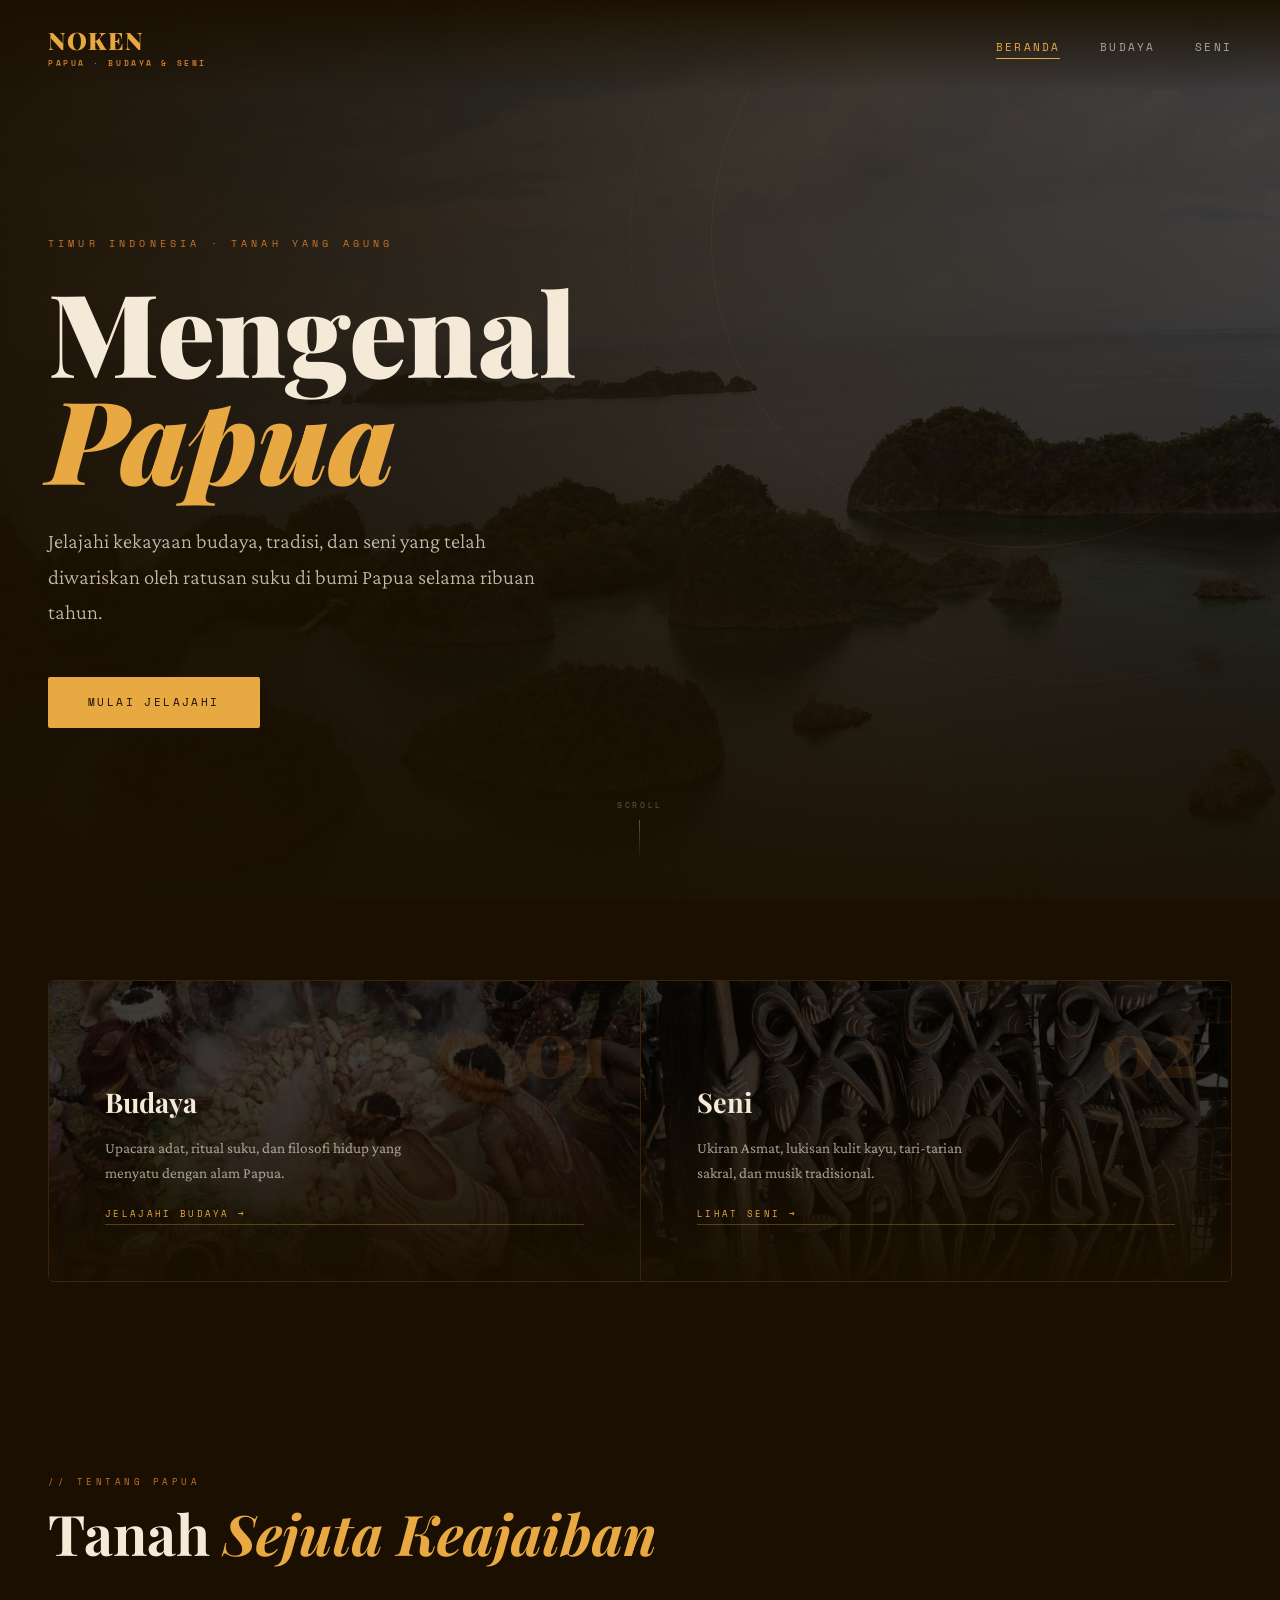
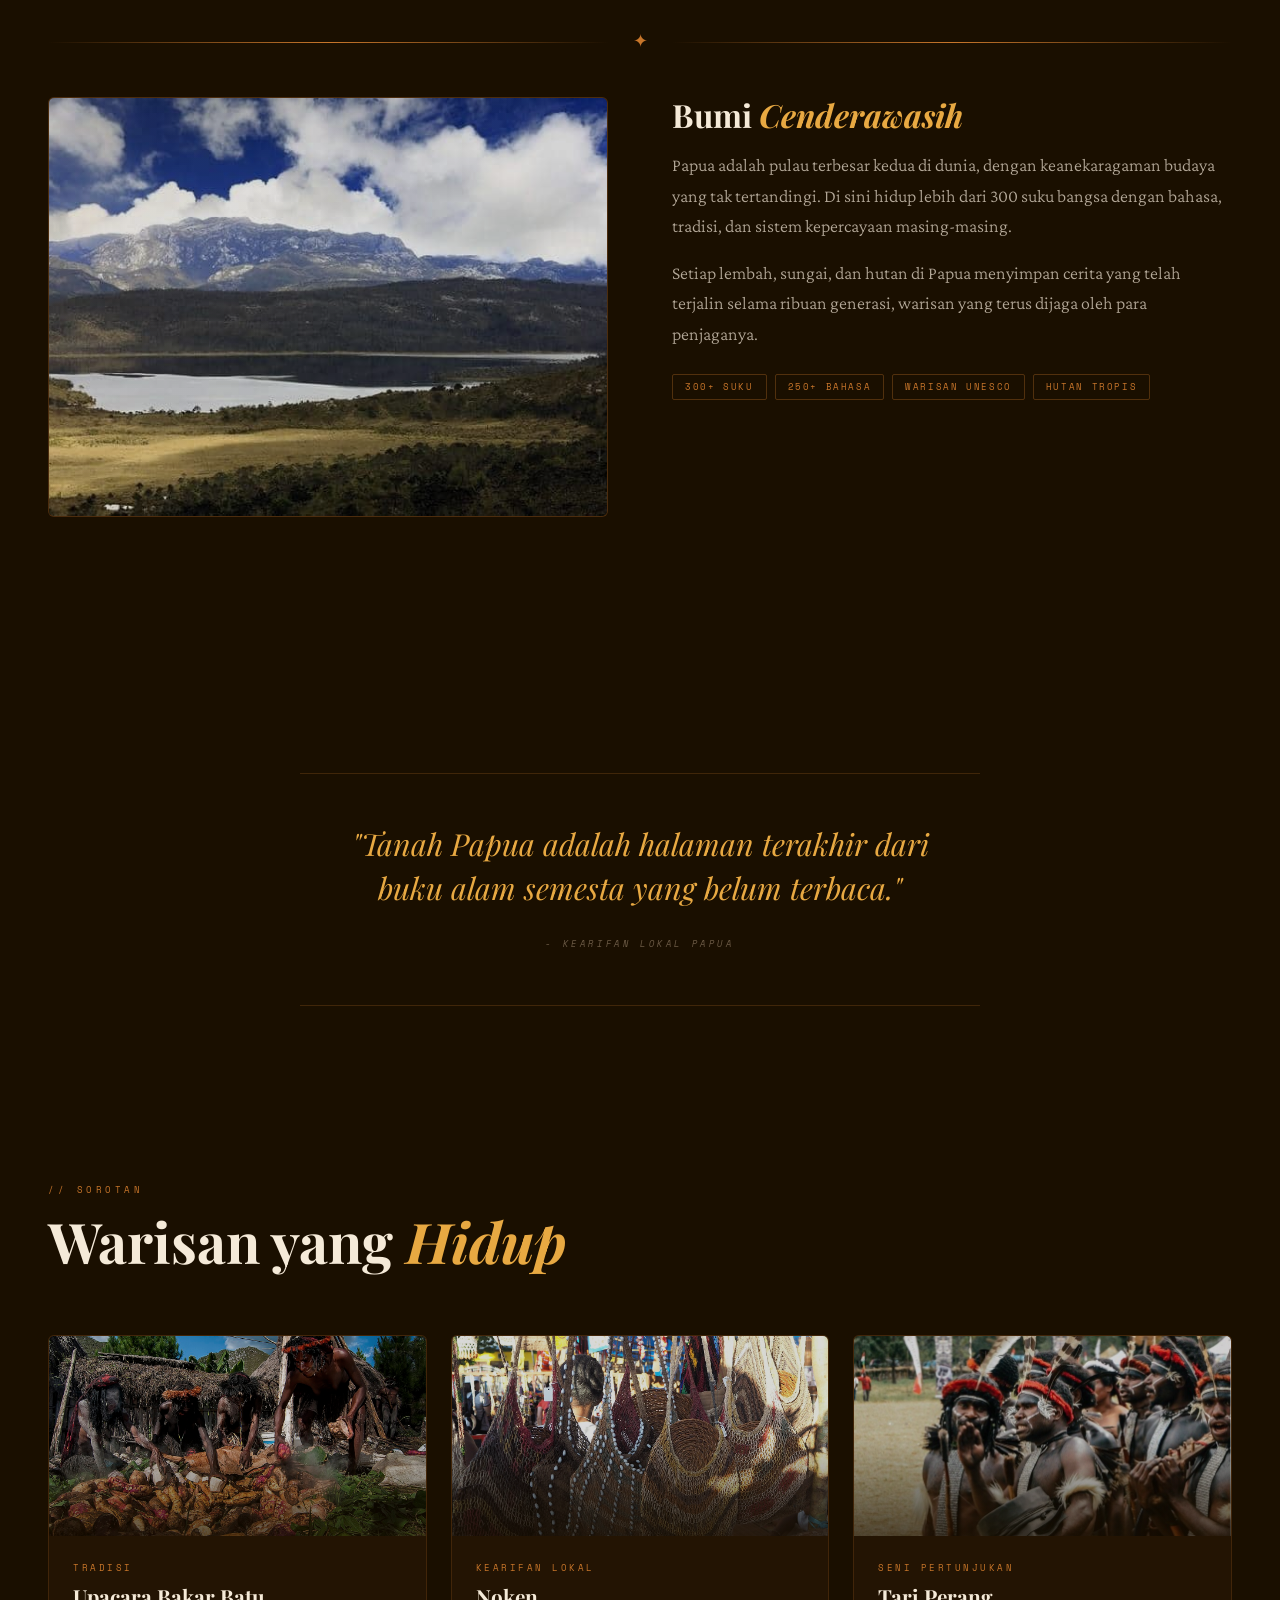
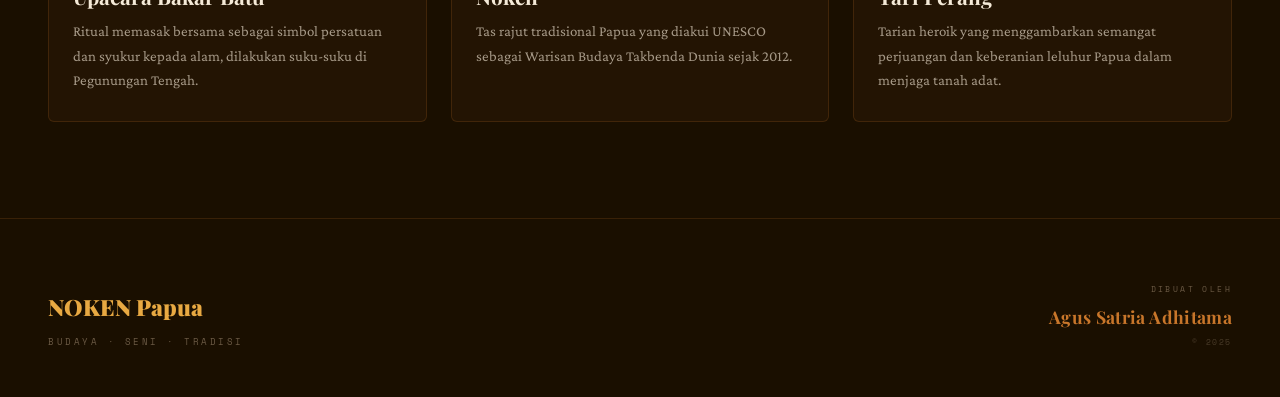
<file: index.html>
<!DOCTYPE html>
<html lang="id">
<head>
  <meta charset="UTF-8" />
  <meta name="viewport" content="width=device-width, initial-scale=1.0" />
  <title>Noken Papua - Budaya & Seni</title>
  <link rel="stylesheet" href="style.css" />
</head>
<body>

  <nav>
    <div class="nav-logo">
      NOKEN
      <span>Papua · Budaya &amp; Seni</span>
    </div>
    <ul class="nav-links">
      <li><a href="index.html">Beranda</a></li>
      <li><a href="budaya.html">Budaya</a></li>
      <li><a href="seni.html">Seni</a></li>
    </ul>
  </nav>

  <!-- Hero: ganti hero-banner.jpg dengan foto landscape Papua -->
  <section class="hero">
    <div class="hero-photo">
      <img src="img/hero-banner.jpg" alt="Pemandangan alam Papua" />
    </div>
    <div class="hero-ring"></div>
    <div class="hero-ring"></div>
    <div class="hero-ring"></div>
    <div class="hero-content">
      <p class="hero-eyebrow">Timur Indonesia · Tanah yang Agung</p>
      <h1 class="hero-title">
        Mengenal
        <em>Papua</em>
      </h1>
      <p class="hero-desc">
        Jelajahi kekayaan budaya, tradisi, dan seni yang telah diwariskan
        oleh ratusan suku di bumi Papua selama ribuan tahun.
      </p>
      <a href="budaya.html" class="hero-cta">Mulai Jelajahi</a>
    </div>
    <div class="hero-scroll">SCROLL</div>
  </section>

  <!-- Featured Strip: ganti foto budaya & seni -->
  <section style="padding: 0 3rem 6rem;">
    <div class="featured-strip reveal">
      <div class="featured-item">
        <div class="featured-item-bg">
          <!-- ganti: foto upacara adat / ritual Papua -->
          <img src="img/featured-budaya.jpg" alt="Budaya Papua" />
        </div>
        <span class="big-num">01</span>
        <h3>Budaya</h3>
        <p>Upacara adat, ritual suku, dan filosofi hidup yang menyatu dengan alam Papua.</p>
        <a href="budaya.html" class="more-link">Jelajahi Budaya →</a>
      </div>
      <div class="featured-item">
        <div class="featured-item-bg">
          <!-- ganti: foto ukiran / seni Papua -->
          <img src="img/featured-seni.jpg" alt="Seni Papua" />
        </div>
        <span class="big-num">02</span>
        <h3>Seni</h3>
        <p>Ukiran Asmat, lukisan kulit kayu, tari-tarian sakral, dan musik tradisional.</p>
        <a href="seni.html" class="more-link">Lihat Seni →</a>
      </div>
    </div>
  </section>

  <!-- Tentang Papua -->
  <section>
    <div class="section-header reveal">
      <p class="section-tag">// Tentang Papua</p>
      <h2 class="section-title">Tanah <em>Sejuta Keajaiban</em></h2>
    </div>
    <div class="ornament-divider reveal"><span>✦</span></div>

    <div class="content-split reveal">
      <div class="content-visual">
        <!-- ganti: foto hutan / gunung / danau Papua -->
        <img src="img/tentang-papua.jpg" alt="Alam Papua" />
      </div>
      <div class="content-text">
        <h2>Bumi <em>Cenderawasih</em></h2>
        <p>
          Papua adalah pulau terbesar kedua di dunia, dengan keanekaragaman budaya yang
          tak tertandingi. Di sini hidup lebih dari 300 suku bangsa dengan bahasa,
          tradisi, dan sistem kepercayaan masing-masing.
        </p>
        <p>
          Setiap lembah, sungai, dan hutan di Papua menyimpan cerita yang telah terjalin
          selama ribuan generasi, warisan yang terus dijaga oleh para penjaganya.
        </p>
        <div class="tag-list">
          <span class="tag">300+ Suku</span>
          <span class="tag">250+ Bahasa</span>
          <span class="tag">Warisan UNESCO</span>
          <span class="tag">Hutan Tropis</span>
        </div>
      </div>
    </div>
  </section>

  <!-- Quote -->
  <div class="quote-block reveal">
    <blockquote>"Tanah Papua adalah halaman terakhir dari buku alam semesta yang belum terbaca."</blockquote>
    <cite>- Kearifan Lokal Papua</cite>
  </div>

  <!-- Highlight Cards -->
  <section>
    <div class="section-header reveal">
      <p class="section-tag">// Sorotan</p>
      <h2 class="section-title">Warisan yang <em>Hidup</em></h2>
    </div>
    <div class="cards-grid">

      <div class="card reveal">
        <div class="card-thumb">
          <!-- ganti: foto upacara bakar batu -->
          <img src="img/card-bakar-batu.jpg" alt="Upacara Bakar Batu" />
        </div>
        <div class="card-body">
          <p class="card-label">Tradisi</p>
          <h3 class="card-title">Upacara Bakar Batu</h3>
          <p class="card-text">Ritual memasak bersama sebagai simbol persatuan dan syukur kepada alam, dilakukan suku-suku di Pegunungan Tengah.</p>
        </div>
      </div>

      <div class="card reveal">
        <div class="card-thumb">
          <!-- ganti: foto noken Papua -->
          <img src="img/card-noken.jpg" alt="Noken Papua" />
        </div>
        <div class="card-body">
          <p class="card-label">Kearifan Lokal</p>
          <h3 class="card-title">Noken</h3>
          <p class="card-text">Tas rajut tradisional Papua yang diakui UNESCO sebagai Warisan Budaya Takbenda Dunia sejak 2012.</p>
        </div>
      </div>

      <div class="card reveal">
        <div class="card-thumb">
          <!-- ganti: foto tari perang Papua -->
          <img src="img/card-tari-perang.jpg" alt="Tari Perang Papua" />
        </div>
        <div class="card-body">
          <p class="card-label">Seni Pertunjukan</p>
          <h3 class="card-title">Tari Perang</h3>
          <p class="card-text">Tarian heroik yang menggambarkan semangat perjuangan dan keberanian leluhur Papua dalam menjaga tanah adat.</p>
        </div>
      </div>

    </div>
  </section>

  <footer>
    <div class="footer-left">
      <div class="foot-logo">NOKEN Papua</div>
      <div class="foot-tagline">Budaya · Seni · Tradisi</div>
    </div>
    <div class="footer-credit">
      <div class="credit-label">Dibuat oleh</div>
      <div class="credit-name">Agus Satria Adhitama</div>
      <div class="credit-year">© 2025</div>
    </div>
  </footer>

  <script src="main.js"></script>
</body>
</html>
</file>
<file: style.css>
@import url('https://fonts.googleapis.com/css2?family=Playfair+Display:ital,wght@0,700;0,900;1,700&family=Crimson+Pro:ital,wght@0,300;0,400;1,300&family=Space+Mono:wght@400;700&display=swap');

/* ─── CSS Variables ─── */
:root {
  --clr-earth:   #1a0f00;
  --clr-bark:    #2d1a06;
  --clr-amber:   #c8762a;
  --clr-gold:    #e8a942;
  --clr-cream:   #f5ead8;
  --clr-ochre:   #d4813a;
  --clr-red:     #8b2200;
  --clr-feather: #f0c060;
  --clr-stone:   #6b5a44;
  --font-display: 'Playfair Display', serif;
  --font-body:    'Crimson Pro', serif;
  --font-mono:    'Space Mono', monospace;
}

*, *::before, *::after { box-sizing: border-box; margin: 0; padding: 0; }
html { scroll-behavior: smooth; }

body {
  background-color: var(--clr-earth);
  color: var(--clr-cream);
  font-family: var(--font-body);
  font-size: 1.125rem;
  line-height: 1.7;
  overflow-x: hidden;
}

body::before {
  content: '';
  position: fixed;
  inset: 0;
  background-image: url("data:image/svg+xml,%3Csvg xmlns='http://www.w3.org/2000/svg' width='400' height='400'%3E%3Cfilter id='n'%3E%3CfeTurbulence type='fractalNoise' baseFrequency='0.65' numOctaves='3' stitchTiles='stitch'/%3E%3C/filter%3E%3Crect width='400' height='400' filter='url(%23n)' opacity='0.04'/%3E%3C/svg%3E");
  pointer-events: none;
  z-index: 999;
  opacity: 0.35;
}

img { display: block; max-width: 100%; }
a  { color: inherit; text-decoration: none; }

/* ─── Nav ─── */
nav {
  position: fixed; top: 0; left: 0; right: 0;
  z-index: 900;
  padding: 1.25rem 3rem;
  display: flex; align-items: center; justify-content: space-between;
  background: linear-gradient(to bottom, rgba(26,15,0,0.95) 0%, transparent 100%);
  backdrop-filter: blur(6px);
  transition: background 0.3s;
}
.nav-logo { font-family: var(--font-display); font-size: 1.5rem; font-weight: 900; color: var(--clr-gold); letter-spacing: 0.05em; }
.nav-logo span { display: block; font-family: var(--font-mono); font-size: 0.5rem; letter-spacing: 0.32em; color: var(--clr-amber); text-transform: uppercase; margin-top: -4px; }
.nav-links { display: flex; gap: 2.5rem; list-style: none; }
.nav-links a { font-family: var(--font-mono); font-size: 0.68rem; letter-spacing: 0.2em; text-transform: uppercase; color: var(--clr-cream); opacity: 0.65; transition: opacity 0.2s, color 0.2s; position: relative; padding-bottom: 4px; }
.nav-links a::after { content: ''; position: absolute; bottom: 0; left: 0; width: 0; height: 1px; background: var(--clr-gold); transition: width 0.3s ease; }
.nav-links a:hover, .nav-links a.active { opacity: 1; color: var(--clr-gold); }
.nav-links a:hover::after, .nav-links a.active::after { width: 100%; }

/* ─── Hero ─── */
.hero { min-height: 100vh; display: flex; align-items: center; position: relative; overflow: hidden; padding: 8rem 3rem 4rem; }

.hero-photo { position: absolute; inset: 0; z-index: 0; }
.hero-photo img { width: 100%; height: 100%; object-fit: cover; object-position: center; filter: brightness(0.38) saturate(0.8); }
.hero-photo::after { content: ''; position: absolute; inset: 0; background: linear-gradient(to right, rgba(26,15,0,0.92) 0%, rgba(26,15,0,0.3) 100%), linear-gradient(to top, rgba(26,15,0,0.8) 0%, transparent 50%); }

.hero-ring { position: absolute; border-radius: 50%; border: 1px solid rgba(200,118,42,0.18); pointer-events: none; animation: ringPulse 6s ease-in-out infinite; z-index: 1; }
.hero-ring:nth-child(1) { width: 380px; height: 380px; right: 8%; top: 12%; animation-delay: 0s; }
.hero-ring:nth-child(2) { width: 620px; height: 620px; right: -4%; top: -8%; animation-delay: 1.5s; border-color: rgba(200,118,42,0.09); }
.hero-ring:nth-child(3) { width: 880px; height: 880px; right: -18%; top: -22%; animation-delay: 3s; border-color: rgba(200,118,42,0.05); }
@keyframes ringPulse { 0%, 100% { transform: scale(1); opacity: 1; } 50% { transform: scale(1.03); opacity: 0.55; } }

.hero-content { position: relative; z-index: 2; max-width: 860px; }
.hero-eyebrow { font-family: var(--font-mono); font-size: 0.62rem; letter-spacing: 0.42em; text-transform: uppercase; color: var(--clr-amber); margin-bottom: 1.5rem; opacity: 0; animation: fadeUp 0.8s ease forwards 0.3s; }
.hero-title { font-family: var(--font-display); font-size: clamp(3.5rem, 9vw, 8rem); font-weight: 900; line-height: 0.93; margin-bottom: 2rem; opacity: 0; animation: fadeUp 0.8s ease forwards 0.5s; }
.hero-title em { font-style: italic; color: var(--clr-gold); display: block; }
.hero-desc { font-size: clamp(1.05rem, 2vw, 1.3rem); font-weight: 300; color: rgba(245,234,216,0.78); max-width: 500px; margin-bottom: 3rem; opacity: 0; animation: fadeUp 0.8s ease forwards 0.7s; }
.hero-cta { display: inline-flex; align-items: center; gap: 0.8rem; font-family: var(--font-mono); font-size: 0.68rem; letter-spacing: 0.22em; text-transform: uppercase; color: var(--clr-earth); background: var(--clr-gold); padding: 1rem 2.5rem; border-radius: 2px; transition: background 0.3s, transform 0.2s; opacity: 0; animation: fadeUp 0.8s ease forwards 0.9s; }
.hero-cta:hover { background: var(--clr-feather); transform: translateY(-2px); }

.hero-scroll { position: absolute; bottom: 2.5rem; left: 50%; transform: translateX(-50%); display: flex; flex-direction: column; align-items: center; gap: 0.5rem; font-family: var(--font-mono); font-size: 0.52rem; letter-spacing: 0.32em; color: rgba(245,234,216,0.35); z-index: 2; animation: bounce 2.2s ease-in-out infinite; }
.hero-scroll::after { content: ''; width: 1px; height: 40px; background: linear-gradient(to bottom, rgba(245,234,216,0.3), transparent); }
@keyframes bounce { 0%, 100% { transform: translateX(-50%) translateY(0); } 50% { transform: translateX(-50%) translateY(6px); } }

/* ─── Sections ─── */
section { padding: 6rem 3rem; }
.section-header { margin-bottom: 4rem; }
.section-tag { font-family: var(--font-mono); font-size: 0.58rem; letter-spacing: 0.38em; text-transform: uppercase; color: var(--clr-amber); margin-bottom: 0.75rem; }
.section-title { font-family: var(--font-display); font-size: clamp(2rem, 5vw, 3.5rem); font-weight: 700; line-height: 1.1; color: var(--clr-cream); }
.section-title em { font-style: italic; color: var(--clr-gold); }

.ornament-divider { display: flex; align-items: center; gap: 1.5rem; margin: 1.5rem 0 2.5rem; }
.ornament-divider::before, .ornament-divider::after { content: ''; flex: 1; height: 1px; background: linear-gradient(to right, transparent, var(--clr-amber), transparent); }
.ornament-divider span { font-size: 1.1rem; color: var(--clr-amber); }

/* ─── Cards ─── */
.cards-grid { display: grid; grid-template-columns: repeat(auto-fill, minmax(300px, 1fr)); gap: 1.5rem; }
.card { background: rgba(45,26,6,0.55); border: 1px solid rgba(200,118,42,0.18); border-radius: 6px; overflow: hidden; transition: transform 0.35s cubic-bezier(0.25,0.8,0.25,1), border-color 0.3s, box-shadow 0.35s; cursor: pointer; }
.card:hover { transform: translateY(-8px); border-color: rgba(200,118,42,0.5); box-shadow: 0 24px 48px rgba(0,0,0,0.5); }

.card-thumb { height: 200px; position: relative; overflow: hidden; background: var(--clr-bark); }
.card-thumb img { width: 100%; height: 100%; object-fit: cover; transition: transform 0.5s ease, filter 0.5s ease; filter: brightness(0.85) saturate(0.9); }
.card:hover .card-thumb img { transform: scale(1.06); filter: brightness(0.7) saturate(1.1); }
.card-thumb::after { content: ''; position: absolute; inset: 0; background: linear-gradient(to bottom, transparent 50%, rgba(26,15,0,0.65) 100%); pointer-events: none; }

.card-body { padding: 1.5rem 1.5rem 1.75rem; }
.card-label { font-family: var(--font-mono); font-size: 0.56rem; letter-spacing: 0.28em; text-transform: uppercase; color: var(--clr-amber); margin-bottom: 0.45rem; }
.card-title { font-family: var(--font-display); font-size: 1.3rem; font-weight: 700; color: var(--clr-cream); margin-bottom: 0.65rem; line-height: 1.25; }
.card-text { font-size: 0.93rem; color: rgba(245,234,216,0.62); line-height: 1.65; }

/* ─── Quote ─── */
.quote-block { max-width: 680px; margin: 5rem auto; text-align: center; padding: 3rem 2rem; border-top: 1px solid rgba(200,118,42,0.22); border-bottom: 1px solid rgba(200,118,42,0.22); }
.quote-block blockquote { font-family: var(--font-display); font-style: italic; font-size: clamp(1.3rem, 3vw, 1.9rem); color: var(--clr-gold); line-height: 1.45; margin-bottom: 1rem; }
.quote-block cite { font-family: var(--font-mono); font-size: 0.58rem; letter-spacing: 0.28em; text-transform: uppercase; color: var(--clr-stone); }

/* ─── Featured Strip ─── */
.featured-strip { display: grid; grid-template-columns: 1fr 1fr; border: 1px solid rgba(200,118,42,0.2); border-radius: 6px; overflow: hidden; margin-top: 5rem; }
.featured-item { padding: 3.5rem; position: relative; overflow: hidden; min-height: 300px; display: flex; flex-direction: column; justify-content: flex-end; }
.featured-item-bg { position: absolute; inset: 0; z-index: 0; }
.featured-item-bg img { width: 100%; height: 100%; object-fit: cover; filter: brightness(0.28) saturate(0.7); transition: filter 0.4s, transform 0.5s; }
.featured-item:hover .featured-item-bg img { filter: brightness(0.2) saturate(0.6); transform: scale(1.04); }
.featured-item::before { content: ''; position: absolute; inset: 0; background: linear-gradient(to top, rgba(26,15,0,0.95) 0%, rgba(26,15,0,0.2) 70%); z-index: 1; }
.featured-item + .featured-item { border-left: 1px solid rgba(200,118,42,0.2); }
.featured-item .big-num { font-family: var(--font-display); font-size: 5rem; font-weight: 900; color: rgba(200,118,42,0.14); line-height: 1; position: absolute; top: 1.5rem; right: 2rem; z-index: 2; }
.featured-item h3 { font-family: var(--font-display); font-size: 1.7rem; color: var(--clr-cream); margin-bottom: 0.6rem; position: relative; z-index: 2; }
.featured-item p { font-size: 0.95rem; color: rgba(245,234,216,0.65); max-width: 300px; position: relative; z-index: 2; }
.featured-item a.more-link { display: inline-block; margin-top: 1.25rem; font-family: var(--font-mono); font-size: 0.58rem; letter-spacing: 0.25em; text-transform: uppercase; color: var(--clr-gold); border-bottom: 1px solid rgba(232,169,66,0.3); padding-bottom: 2px; transition: border-color 0.2s, letter-spacing 0.25s; position: relative; z-index: 2; }
.featured-item a.more-link:hover { border-color: var(--clr-gold); letter-spacing: 0.32em; }

/* ─── Page Hero ─── */
.page-hero { padding: 11rem 3rem 5rem; position: relative; overflow: hidden; min-height: 60vh; display: flex; align-items: flex-end; }
.page-hero-photo { position: absolute; inset: 0; z-index: 0; }
.page-hero-photo img { width: 100%; height: 100%; object-fit: cover; object-position: center top; filter: brightness(0.28) saturate(0.75); }
.page-hero-photo::after { content: ''; position: absolute; inset: 0; background: linear-gradient(to right, rgba(26,15,0,0.9) 0%, rgba(26,15,0,0.2) 100%), linear-gradient(to top, rgba(26,15,0,1) 0%, transparent 60%); }
.page-hero-content { position: relative; z-index: 2; max-width: 750px; }
.page-hero-content h1 { font-family: var(--font-display); font-size: clamp(2.5rem, 7vw, 6rem); font-weight: 900; line-height: 0.97; margin: 1rem 0 1.5rem; }
.page-hero-content h1 em { display: block; font-style: italic; color: var(--clr-gold); }
.page-hero-content p { font-size: 1.1rem; color: rgba(245,234,216,0.72); max-width: 520px; font-weight: 300; }

/* ─── Content Split ─── */
.content-split { display: grid; grid-template-columns: 1fr 1fr; gap: 4rem; align-items: start; margin-bottom: 5rem; }
.content-split.reverse { direction: rtl; }
.content-split.reverse > * { direction: ltr; }
.content-visual { aspect-ratio: 4/3; border-radius: 6px; overflow: hidden; border: 1px solid rgba(200,118,42,0.2); position: relative; background: var(--clr-bark); }
.content-visual img { width: 100%; height: 100%; object-fit: cover; transition: transform 0.6s ease, filter 0.5s; filter: brightness(0.88) saturate(0.85); }
.content-visual:hover img { transform: scale(1.04); filter: brightness(0.78) saturate(1); }
.content-visual::after { content: ''; position: absolute; inset: 0; background: linear-gradient(135deg, rgba(200,118,42,0.06) 0%, transparent 55%); pointer-events: none; }
.content-text h2 { font-family: var(--font-display); font-size: 2rem; font-weight: 700; margin-bottom: 1rem; color: var(--clr-cream); line-height: 1.15; }
.content-text h2 em { color: var(--clr-gold); font-style: italic; }
.content-text p { color: rgba(245,234,216,0.7); margin-bottom: 1rem; font-weight: 300; }
.tag-list { display: flex; flex-wrap: wrap; gap: 0.5rem; margin-top: 1.5rem; }
.tag { font-family: var(--font-mono); font-size: 0.56rem; letter-spacing: 0.18em; text-transform: uppercase; padding: 0.3rem 0.75rem; border: 1px solid rgba(200,118,42,0.32); border-radius: 2px; color: var(--clr-amber); transition: background 0.2s, border-color 0.2s; }
.tag:hover { background: rgba(200,118,42,0.1); border-color: rgba(200,118,42,0.6); }

/* ─── Suku Grid ─── */
.suku-grid { display: grid; grid-template-columns: repeat(auto-fill, minmax(200px, 1fr)); gap: 1rem; }
.suku-item { border: 1px solid rgba(200,118,42,0.15); border-radius: 6px; background: rgba(45,26,6,0.4); overflow: hidden; transition: all 0.35s cubic-bezier(0.25,0.8,0.25,1); cursor: default; }
.suku-item:hover { background: rgba(45,26,6,0.75); border-color: rgba(200,118,42,0.42); transform: translateY(-5px); box-shadow: 0 16px 32px rgba(0,0,0,0.4); }
.suku-photo { height: 130px; overflow: hidden; background: var(--clr-bark); position: relative; }
.suku-photo img { width: 100%; height: 100%; object-fit: cover; filter: brightness(0.75) saturate(0.8); transition: transform 0.5s, filter 0.4s; }
.suku-item:hover .suku-photo img { transform: scale(1.07); filter: brightness(0.62) saturate(0.9); }
.suku-photo::after { content: ''; position: absolute; inset: 0; background: linear-gradient(to bottom, transparent 50%, rgba(26,15,0,0.6) 100%); }
.suku-info { padding: 1rem 1.25rem 1.25rem; text-align: center; }
.suku-name { font-family: var(--font-display); font-size: 1.05rem; color: var(--clr-cream); margin-bottom: 0.3rem; }
.suku-region { font-family: var(--font-mono); font-size: 0.54rem; letter-spacing: 0.22em; text-transform: uppercase; color: var(--clr-amber); }

/* ─── Gallery ─── */
.gallery-masonry { columns: 3; column-gap: 1rem; }
.gallery-item { break-inside: avoid; margin-bottom: 1rem; border-radius: 6px; overflow: hidden; border: 1px solid rgba(200,118,42,0.12); position: relative; cursor: pointer; background: var(--clr-bark); transition: border-color 0.3s, box-shadow 0.3s; }
.gallery-item:hover { border-color: rgba(200,118,42,0.48); box-shadow: 0 12px 32px rgba(0,0,0,0.5); }
.gallery-item img { width: 100%; height: auto; display: block; filter: brightness(0.82) saturate(0.85); transition: transform 0.5s ease, filter 0.4s; }
.gallery-item:hover img { transform: scale(1.04); filter: brightness(0.7) saturate(1.05); }
.gallery-caption { position: absolute; bottom: 0; left: 0; right: 0; padding: 2rem 1.25rem 1.1rem; background: linear-gradient(to top, rgba(26,15,0,0.9) 0%, transparent 100%); opacity: 0; transform: translateY(6px); transition: opacity 0.3s, transform 0.3s; pointer-events: none; }
.gallery-item:hover .gallery-caption { opacity: 1; transform: translateY(0); }
.gallery-caption p { font-family: var(--font-mono); font-size: 0.58rem; letter-spacing: 0.22em; text-transform: uppercase; color: var(--clr-gold); }

/* ─── Footer ─── */
footer { padding: 4rem 3rem 3rem; border-top: 1px solid rgba(200,118,42,0.18); display: grid; grid-template-columns: 1fr auto; gap: 2rem; align-items: end; }
.footer-left .foot-logo { font-family: var(--font-display); font-size: 1.4rem; font-weight: 900; color: var(--clr-gold); margin-bottom: 0.5rem; }
.footer-left .foot-tagline { font-family: var(--font-mono); font-size: 0.56rem; letter-spacing: 0.28em; text-transform: uppercase; color: var(--clr-stone); }
.footer-credit { text-align: right; }
.footer-credit .credit-label { font-family: var(--font-mono); font-size: 0.5rem; letter-spacing: 0.3em; text-transform: uppercase; color: var(--clr-stone); margin-bottom: 0.35rem; }
.footer-credit .credit-name { font-family: var(--font-display); font-size: 1.1rem; font-weight: 700; color: var(--clr-amber); letter-spacing: 0.02em; }
.footer-credit .credit-year { font-family: var(--font-mono); font-size: 0.5rem; letter-spacing: 0.2em; color: rgba(107,90,68,0.6); margin-top: 0.25rem; }

/* ─── Animations ─── */
@keyframes fadeUp { from { opacity: 0; transform: translateY(22px); } to { opacity: 1; transform: translateY(0); } }
.reveal { opacity: 0; transform: translateY(28px); transition: opacity 0.72s ease, transform 0.72s ease; }
.reveal.visible { opacity: 1; transform: translateY(0); }

/* ─── Responsive ─── */
@media (max-width: 900px) {
  nav { padding: 1rem 1.5rem; }
  .nav-links { gap: 1.5rem; }
  section { padding: 4rem 1.5rem; }
  .hero { padding: 7rem 1.5rem 3rem; }
  .featured-strip { grid-template-columns: 1fr; }
  .featured-item { min-height: 240px; }
  .featured-item + .featured-item { border-left: none; border-top: 1px solid rgba(200,118,42,0.2); }
  .content-split { grid-template-columns: 1fr; gap: 2rem; }
  .content-split.reverse { direction: ltr; }
  .gallery-masonry { columns: 2; }
  footer { grid-template-columns: 1fr; }
  .footer-credit { text-align: left; }
  .page-hero { padding: 8rem 1.5rem 3rem; }
}
@media (max-width: 560px) {
  .nav-links { display: none; }
  .gallery-masonry { columns: 1; }
  .suku-grid { grid-template-columns: 1fr 1fr; }
}
</file>
